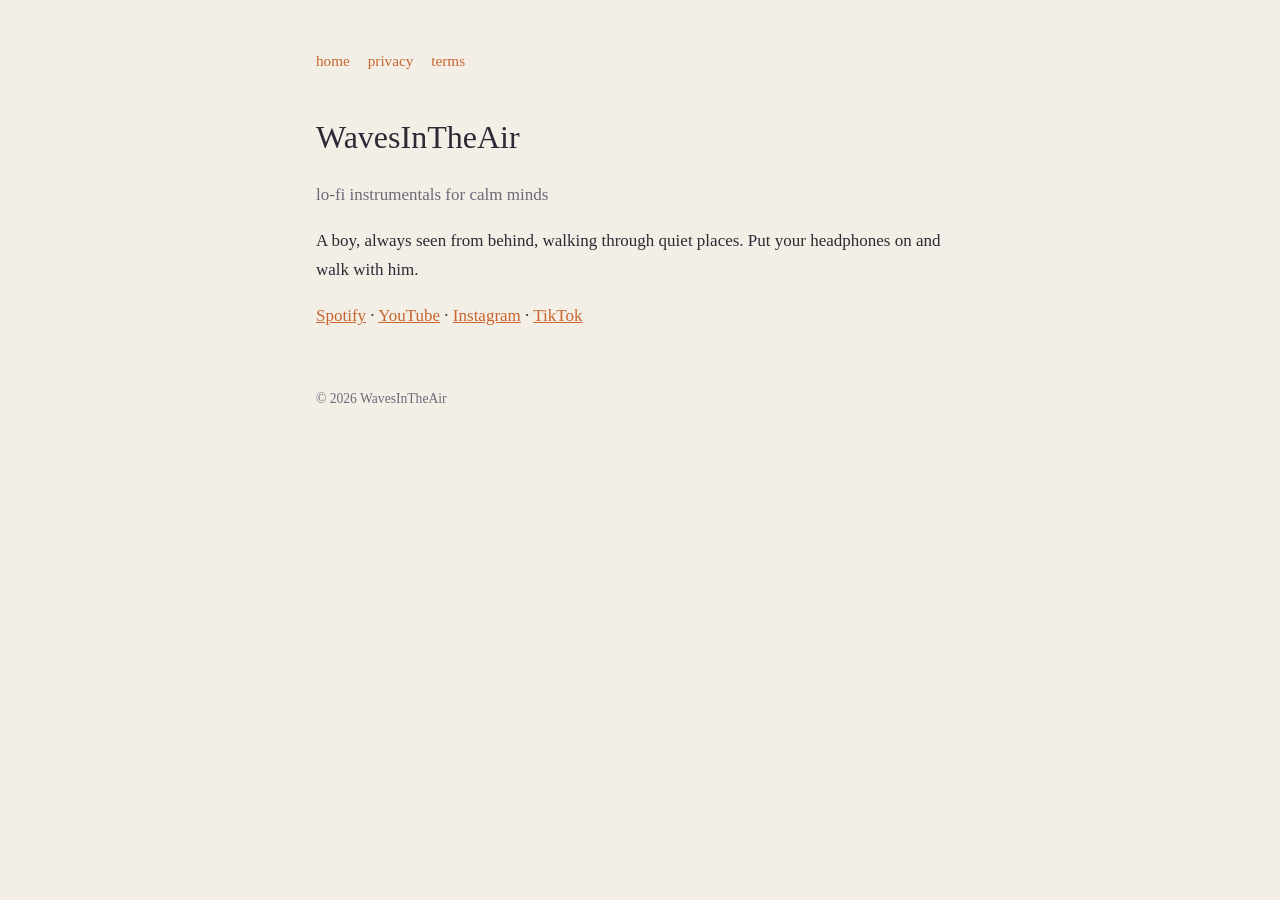
<file: index.html>
<!doctype html><html lang="en"><head><meta charset="utf-8"><meta name="viewport" content="width=device-width,initial-scale=1"><link rel="stylesheet" href="estilo.css"><title>WavesInTheAir</title></head><body><main><nav><a href="index.html">home</a><a href="privacy.html">privacy</a><a href="terms.html">terms</a></nav>
<h1>WavesInTheAir</h1><p class="mut">lo-fi instrumentals for calm minds</p>
<p>A boy, always seen from behind, walking through quiet places. Put your headphones on and walk with him.</p>
<p><a href="https://open.spotify.com/artist/21Tkpg1U22fuWhvNGI2LtV">Spotify</a> · <a href="https://www.youtube.com/@WavesInTheAir">YouTube</a> · <a href="https://www.instagram.com/wavesintheair">Instagram</a> · <a href="https://www.tiktok.com/@wavesintheair">TikTok</a></p>
<footer>© 2026 WavesInTheAir</footer></main></body></html>
</file>
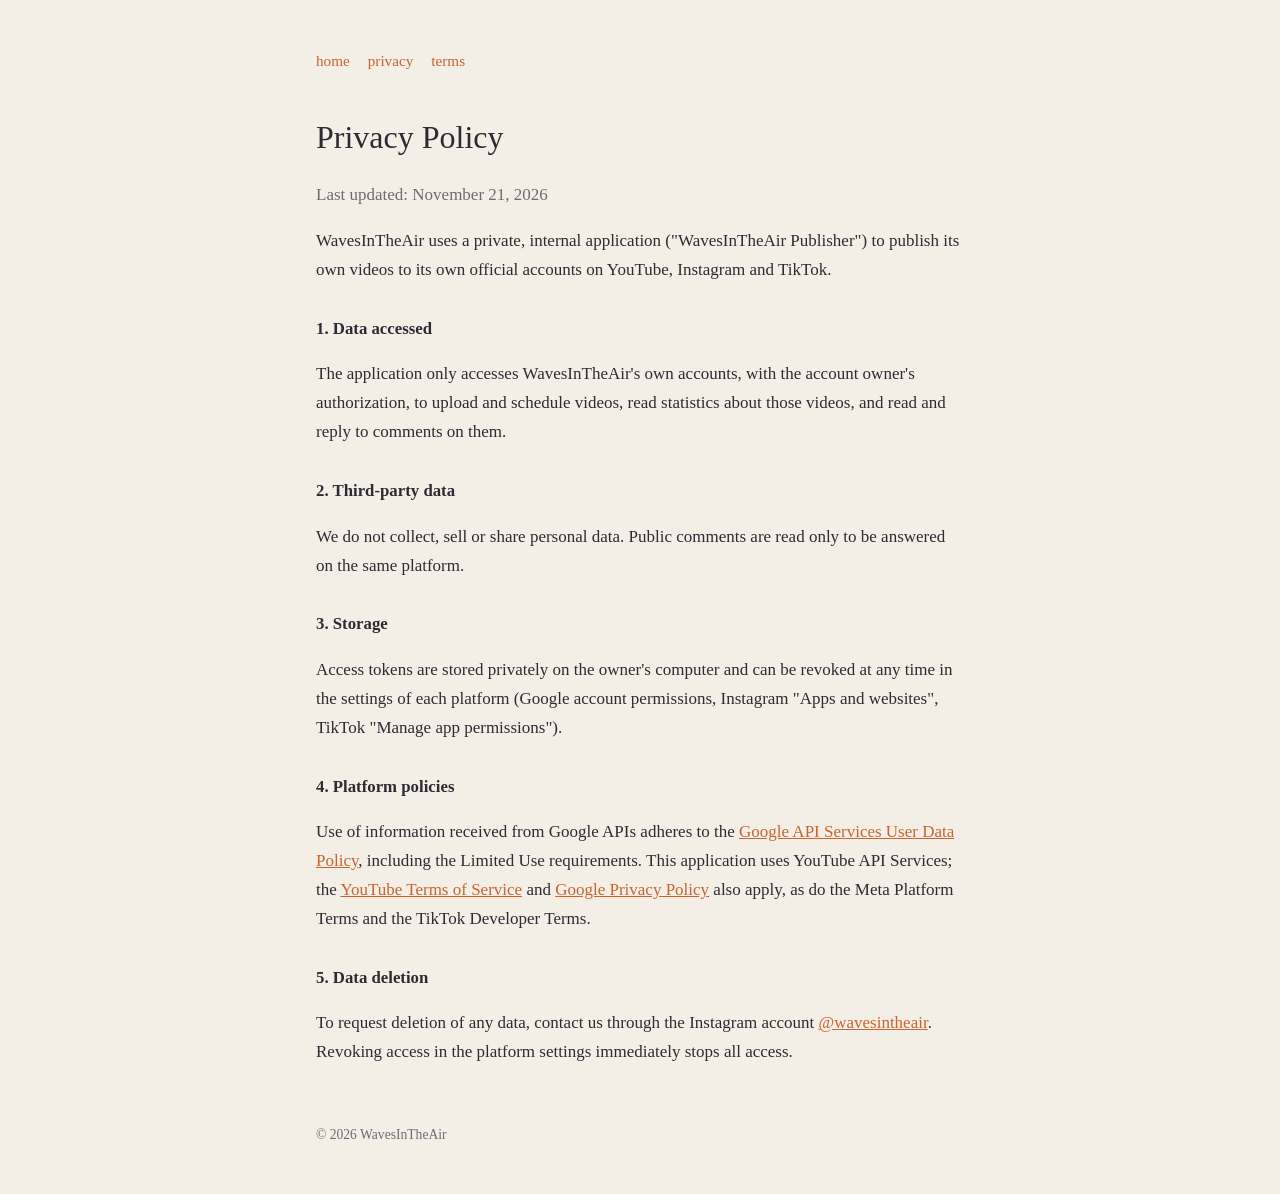
<file: privacy.html>
<!doctype html><html lang="en"><head><meta charset="utf-8"><meta name="viewport" content="width=device-width,initial-scale=1"><link rel="stylesheet" href="estilo.css"><title>Privacy Policy · WavesInTheAir</title></head><body><main><nav><a href="index.html">home</a><a href="privacy.html">privacy</a><a href="terms.html">terms</a></nav>
<h1>Privacy Policy</h1><p class="mut">Last updated: November 21, 2026</p>
<p>WavesInTheAir uses a private, internal application ("WavesInTheAir Publisher") to publish its own videos to its own official accounts on YouTube, Instagram and TikTok.</p>
<h2>1. Data accessed</h2><p>The application only accesses WavesInTheAir's own accounts, with the account owner's authorization, to upload and schedule videos, read statistics about those videos, and read and reply to comments on them.</p>
<h2>2. Third-party data</h2><p>We do not collect, sell or share personal data. Public comments are read only to be answered on the same platform.</p>
<h2>3. Storage</h2><p>Access tokens are stored privately on the owner's computer and can be revoked at any time in the settings of each platform (Google account permissions, Instagram "Apps and websites", TikTok "Manage app permissions").</p>
<h2>4. Platform policies</h2><p>Use of information received from Google APIs adheres to the <a href="https://developers.google.com/terms/api-services-user-data-policy">Google API Services User Data Policy</a>, including the Limited Use requirements. This application uses YouTube API Services; the <a href="https://www.youtube.com/t/terms">YouTube Terms of Service</a> and <a href="https://policies.google.com/privacy">Google Privacy Policy</a> also apply, as do the Meta Platform Terms and the TikTok Developer Terms.</p>
<h2>5. Data deletion</h2><p>To request deletion of any data, contact us through the Instagram account <a href="https://www.instagram.com/wavesintheair">@wavesintheair</a>. Revoking access in the platform settings immediately stops all access.</p>
<footer>© 2026 WavesInTheAir</footer></main></body></html>
</file>
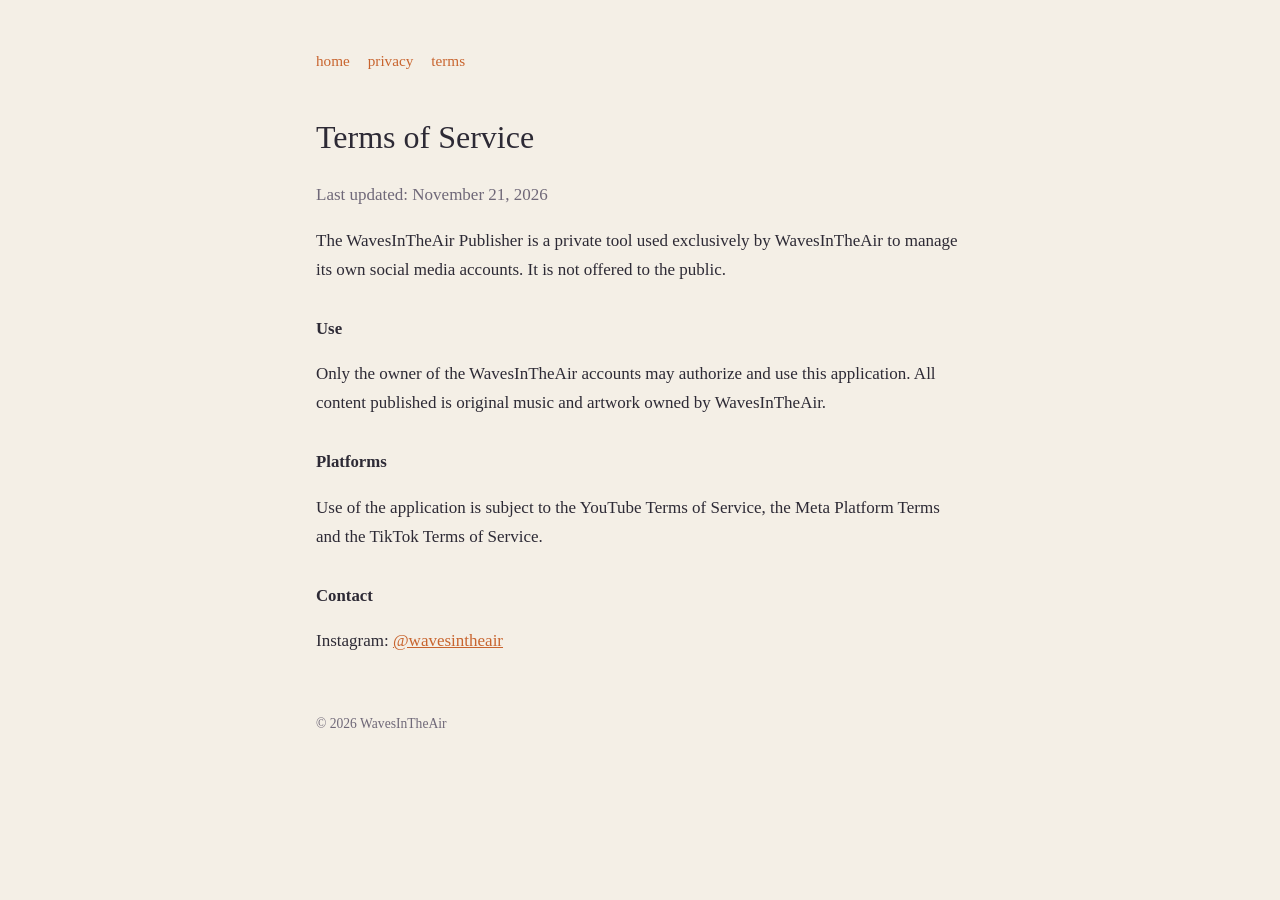
<file: terms.html>
<!doctype html><html lang="en"><head><meta charset="utf-8"><meta name="viewport" content="width=device-width,initial-scale=1"><link rel="stylesheet" href="estilo.css"><title>Terms of Service · WavesInTheAir</title></head><body><main><nav><a href="index.html">home</a><a href="privacy.html">privacy</a><a href="terms.html">terms</a></nav>
<h1>Terms of Service</h1><p class="mut">Last updated: November 21, 2026</p>
<p>The WavesInTheAir Publisher is a private tool used exclusively by WavesInTheAir to manage its own social media accounts. It is not offered to the public.</p>
<h2>Use</h2><p>Only the owner of the WavesInTheAir accounts may authorize and use this application. All content published is original music and artwork owned by WavesInTheAir.</p>
<h2>Platforms</h2><p>Use of the application is subject to the YouTube Terms of Service, the Meta Platform Terms and the TikTok Terms of Service.</p>
<h2>Contact</h2><p>Instagram: <a href="https://www.instagram.com/wavesintheair">@wavesintheair</a></p>
<footer>© 2026 WavesInTheAir</footer></main></body></html>
</file>
<file: estilo.css>
:root{--bg:#f4efe6;--txt:#2d2a35;--mut:#6f6878;--acc:#c8642e;--lav:#b9b2d4}
@media (prefers-color-scheme:dark){:root{--bg:#1b1a24;--txt:#efe9df;--mut:#a59fb0;--acc:#e98a52}}
*{box-sizing:border-box}body{margin:0;background:var(--bg);color:var(--txt);font:17px/1.7 Georgia,serif}
main{max-width:680px;margin:0 auto;padding:48px 16px}h1{font-weight:400;font-size:2rem;margin:0 0 6px}
h2{font-size:1.05rem;margin-top:30px}.mut{color:var(--mut)}a{color:var(--acc)}
nav{display:flex;gap:18px;margin-bottom:36px;font-size:.95rem}nav a{text-decoration:none}
footer{margin-top:56px;color:var(--mut);font-size:.85rem}
</file>
